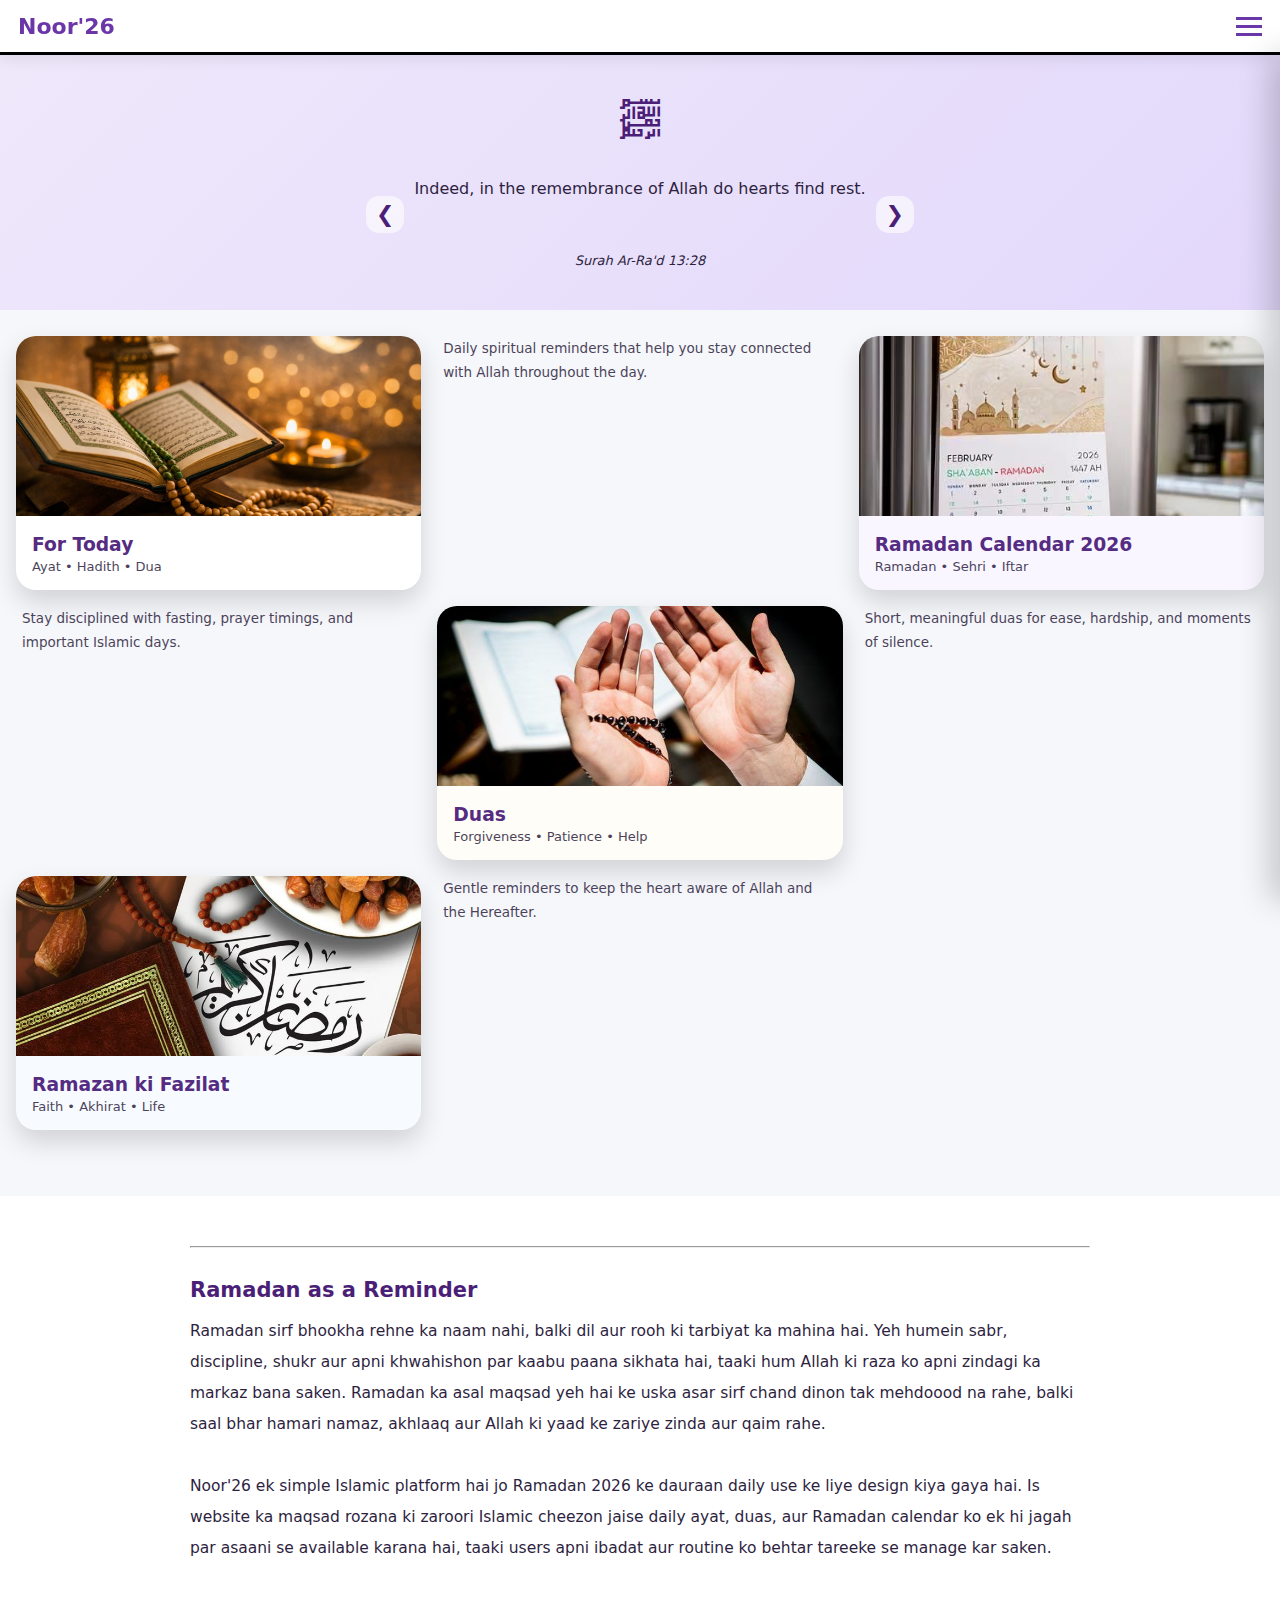
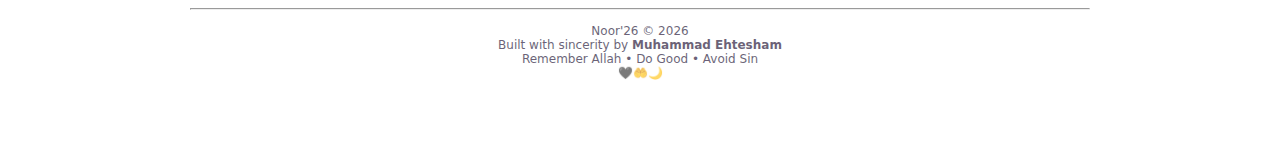
<file: index.html>
<!DOCTYPE html>
<html lang="en">

<head>
  <meta charset="UTF-8">
  <title>Noor'26</title>
  <meta name="viewport" content="width=device-width, initial-scale=1.0">
  <link rel="icon" href="assets/favicon.ico">
  <link rel="stylesheet" href="css/style.css">
</head>

<body>

  <!-- NAVBAR -->
  <nav class="navbar">
    <div class="logo">Noor'26</div>

    <div class="hamburger" onclick="toggleMenu()">
      <span></span><span></span><span></span>
    </div>

    <div class="dropdown-menu" id="dropdownMenu">
      <a href="#"> Home</a>
      <hr>
      <a href="today.html"> Daily Ayat • Hadith • Dua</a>
      <a href="calendar.html"> 2026 Ramadan Calendar</a>
      <a href="duas.html"> Some Important Duas</a>
      <a href="message.html"> Ramzan ki Fazilat</a>


    </div>
  </nav>

  <!-- HERO -->
  <section class="hero">
    <div class="bismillah">﷽</div>

    <div class="quote-box">
      <button class="q-btn left" onclick="prevQuote()">❮</button>

      <div class="quote-content">
        <p class="quote" id="autoQuote"></p>
        <span class="quote-ref" id="autoRef"></span>
      </div>

      <button class="q-btn right" onclick="nextQuote()">❯</button>
    </div>
  </section>


  <!-- BLOCKS ONLY -->
  <main class="container">

    <section class="cards">

      <div class="card style-a play-sound" onclick="goToday()">
        <img src="assets/cards/today.jpg">
        <h3>For Today</h3>
        <p>Ayat • Hadith • Dua</p>
      </div>
      <div class="card-info">
        Daily spiritual reminders that help you stay connected with Allah throughout the day.
      </div>

      <div class="card style-b play-sound" onclick="goCalendar()">
        <img src="assets/cards/calendar.jpg">
        <h3>Ramadan Calendar 2026</h3>
        <p>Ramadan • Sehri • Iftar</p>
      </div>
      <div class="card-info">
        Stay disciplined with fasting, prayer timings, and important Islamic days.
      </div>

      <div class="card style-c play-sound" onclick="goDuas()">
        <img src="assets/cards/duas.jpg">
        <h3>Duas</h3>
        <p>Forgiveness • Patience • Help</p>
      </div>
      <div class="card-info">
        Short, meaningful duas for ease, hardship, and moments of silence.
      </div>

      <div class="card style-d play-sound" onclick="goMessage()">
        <img src="assets/cards/fazilat.jpg">
        <h3>Ramazan ki Fazilat</h3>
        <p>Faith • Akhirat • Life</p>
      </div>
      <div class="card-info">
        Gentle reminders to keep the heart aware of Allah and the Hereafter.
      </div>

    </section>
  </main>

  <!-- 🔥 FULL PAGE ARTICLE (NOT A BLOCK) -->
  <section class="islamic-article">
    <div class="article-inner">
      <hr>


      <h2>Ramadan as a Reminder</h2>
      <p>
        Ramadan sirf bhookha rehne ka naam nahi, balki dil aur rooh ki tarbiyat ka mahina hai.
        Yeh humein sabr, discipline, shukr aur apni khwahishon par kaabu paana sikhata hai,
        taaki hum Allah ki raza ko apni zindagi ka markaz bana saken. Ramadan ka asal maqsad yeh
        hai ke uska asar sirf chand dinon tak mehdoood na rahe, balki saal bhar hamari namaz, akhlaaq
        aur Allah ki yaad ke zariye zinda aur qaim rahe.
        <br><br>
        Noor'26 ek simple Islamic platform hai jo Ramadan 2026 ke dauraan daily use ke liye design
        kiya gaya hai. Is website ka maqsad rozana ki zaroori Islamic cheezon jaise daily
        ayat, duas, aur Ramadan calendar ko ek hi jagah par asaani se available karana hai,
        taaki users apni ibadat aur routine ko behtar tareeke se manage kar saken.
        <hr>


        <!-- FOOTER -->
      <footer class="footer">
        Noor'26 © 2026 <br>
        Built with sincerity by <strong>Muhammad Ehtesham</strong> <br>
        Remember Allah • Do Good • Avoid Sin <br>
        🖤🤲🌙
      </footer>

      <script src="js/home.js"></script>
</body>

</html>
</file>
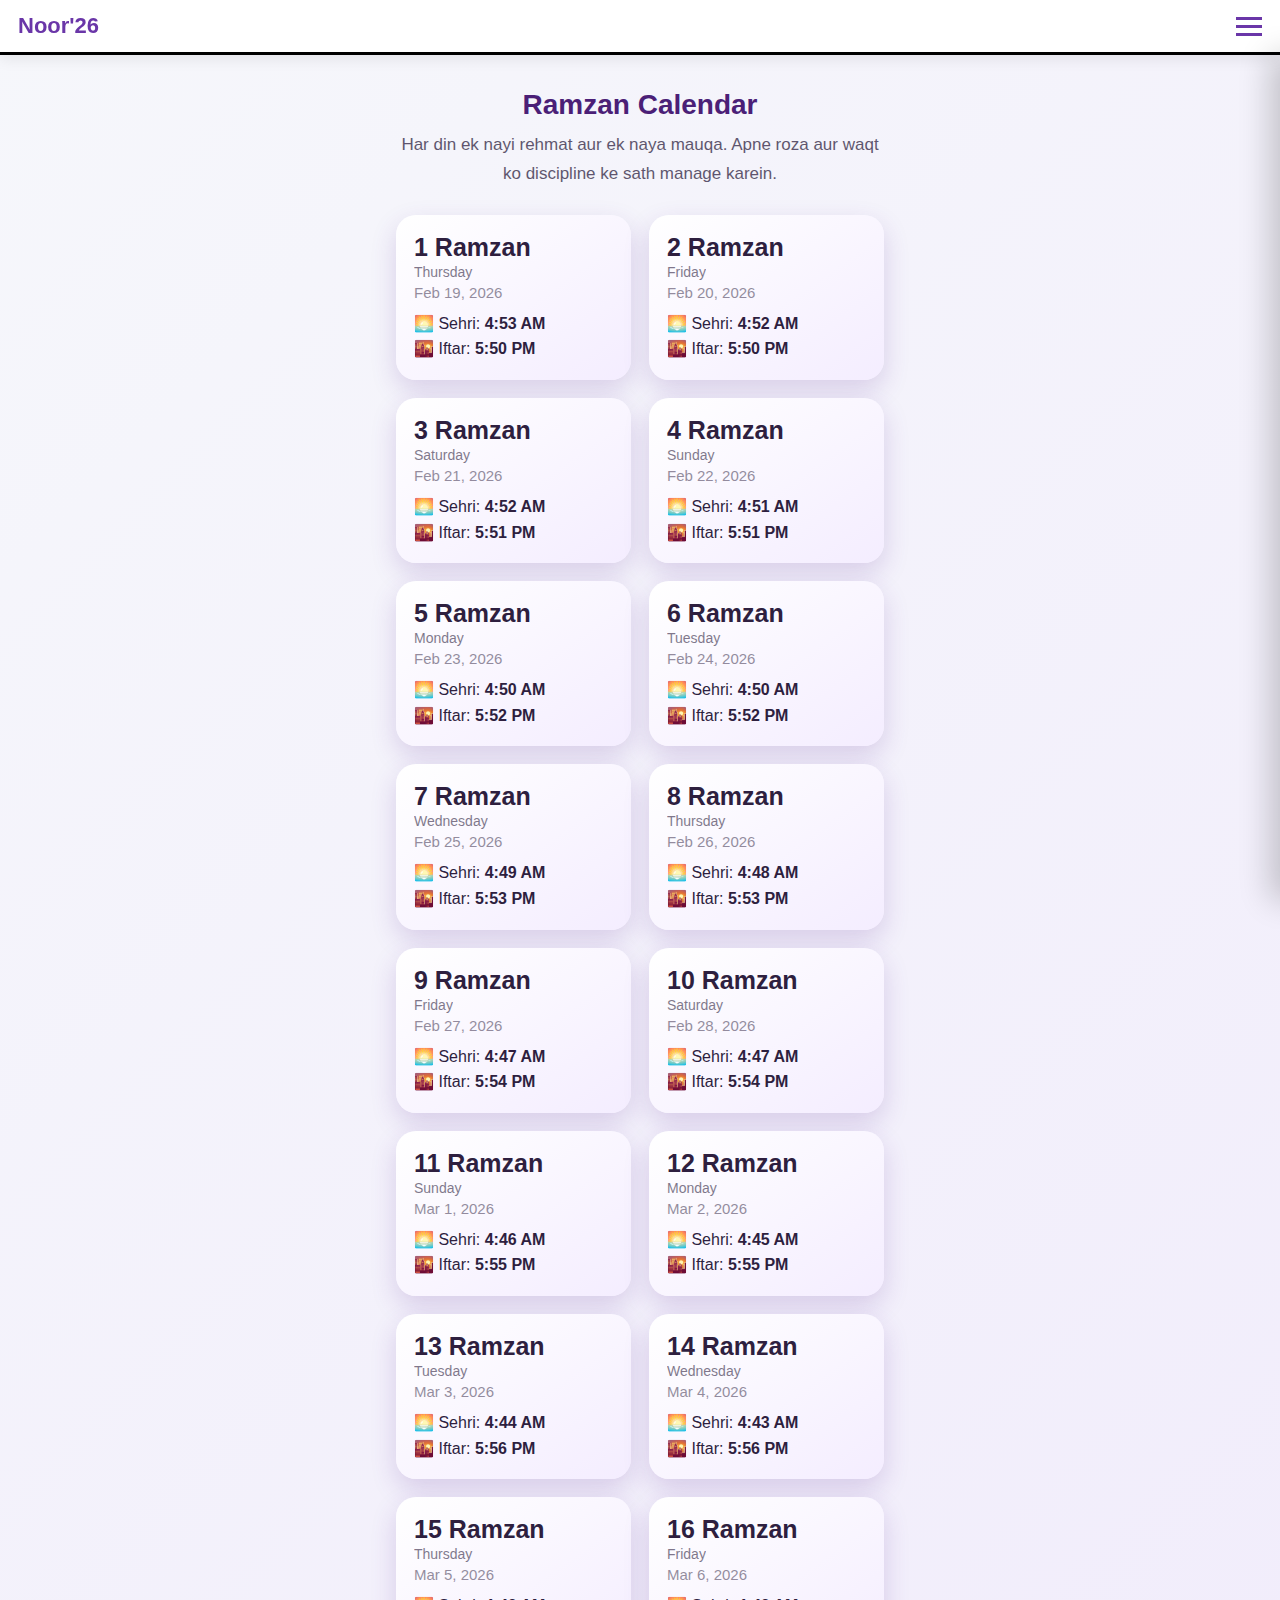
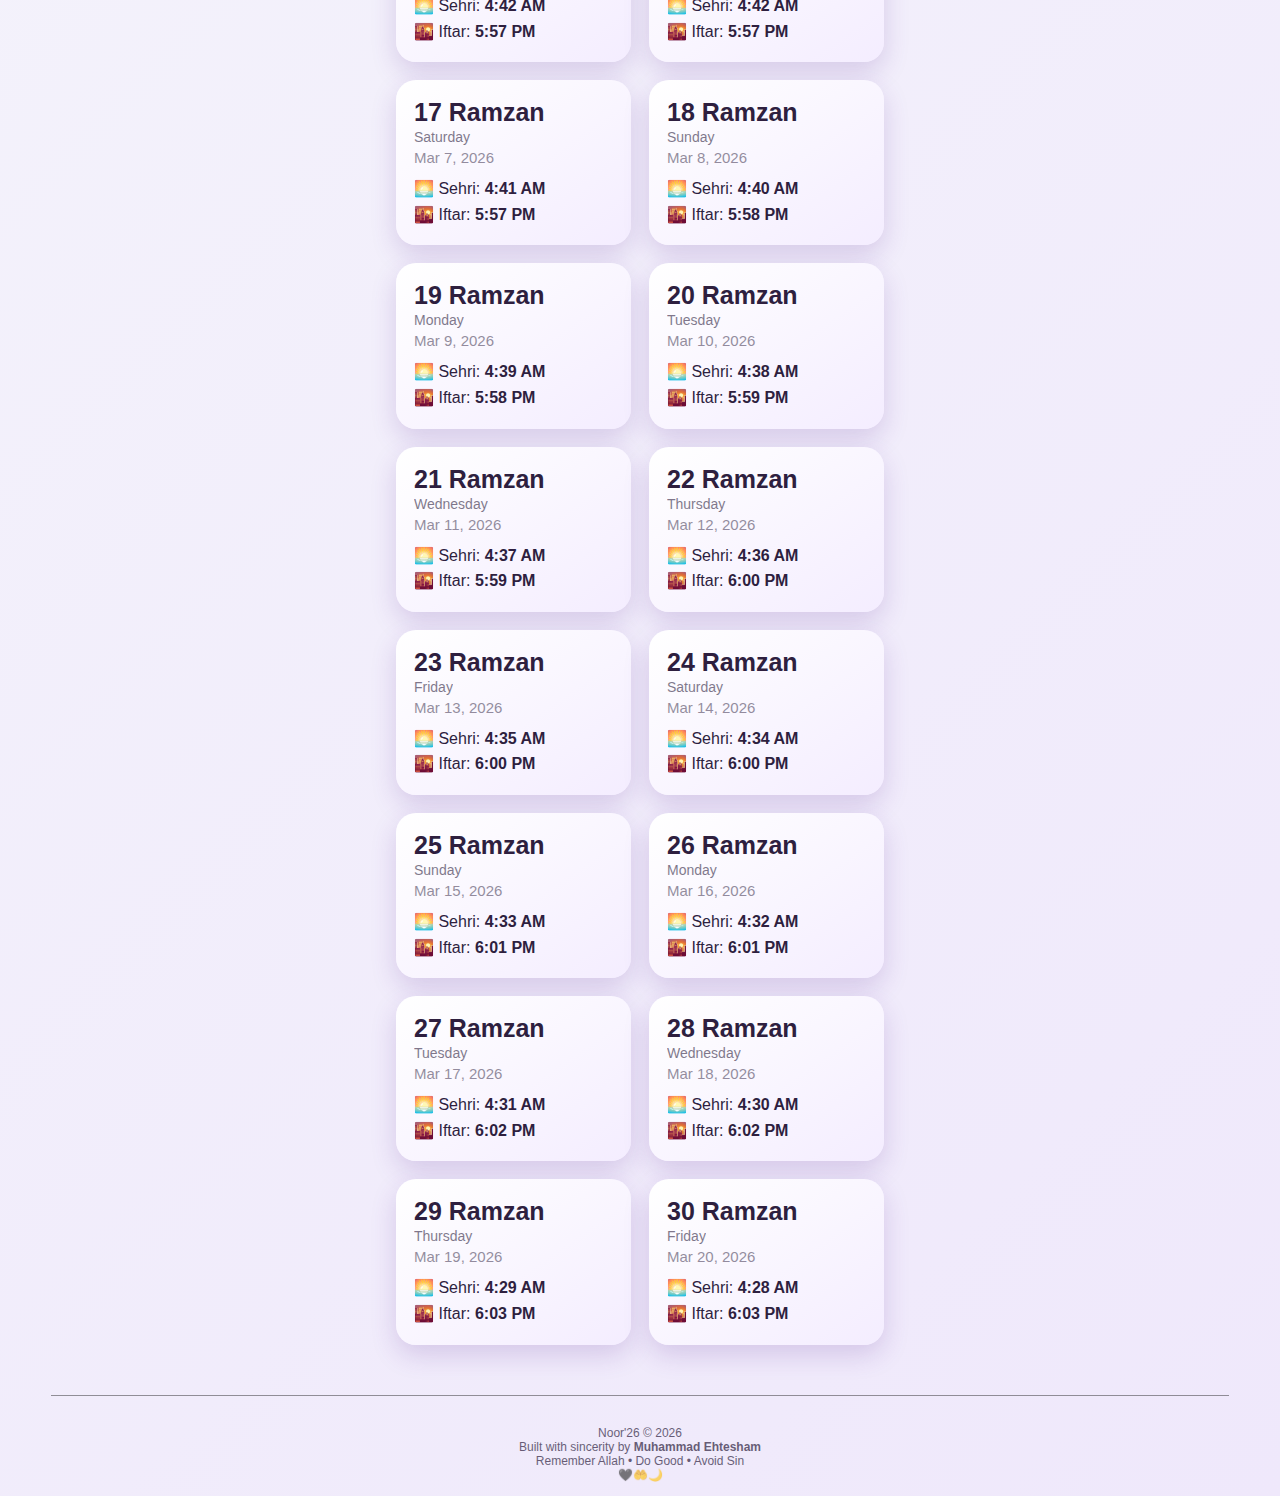
<file: calendar.html>
<!DOCTYPE html>
<html lang="en">
<head>
  <meta charset="UTF-8">
  <title>Ramzan Calendar | Noor'26</title>
  <meta name="viewport" content="width=device-width, initial-scale=1.0">
  <link rel="icon" href="assets/favicon.ico">
  <link rel="stylesheet" href="css/calendar.css">
</head>

<body>

<!-- ===== NAVBAR ===== -->
<nav class="navbar">
  <div class="logo">Noor'26</div>

  <div class="hamburger" onclick="toggleMenu()">
    <span></span><span></span><span></span>
  </div>

  <div class="dropdown-menu" id="dropdownMenu">
    <a href="index.html">Home</a>
    <hr>
    <a href="today.html">For Today</a>
    <a href="duas.html">Duas</a>
    <a href="message.html">Reminders</a>
  </div>
</nav>

<!-- ===== PAGE ===== -->
<section class="calendar-wrapper">

<h1>Ramzan Calendar</h1>
<p class="calendar-intro">
Har din ek nayi rehmat aur ek naya mauqa.  
Apne roza aur waqt ko discipline ke sath manage karein.
</p>

<div class="calendar-grid" id="calendarGrid"></div>

</section>

<hr class="zoya">

   <footer class="footer">
        Noor'26 © 2026 <br>
        Built with sincerity by <strong>Muhammad Ehtesham</strong> <br>
        Remember Allah • Do Good • Avoid Sin <br>
        🖤🤲🌙
      </footer>

<script src="js/calendar.js"></script>
</body>
</html>
</file>
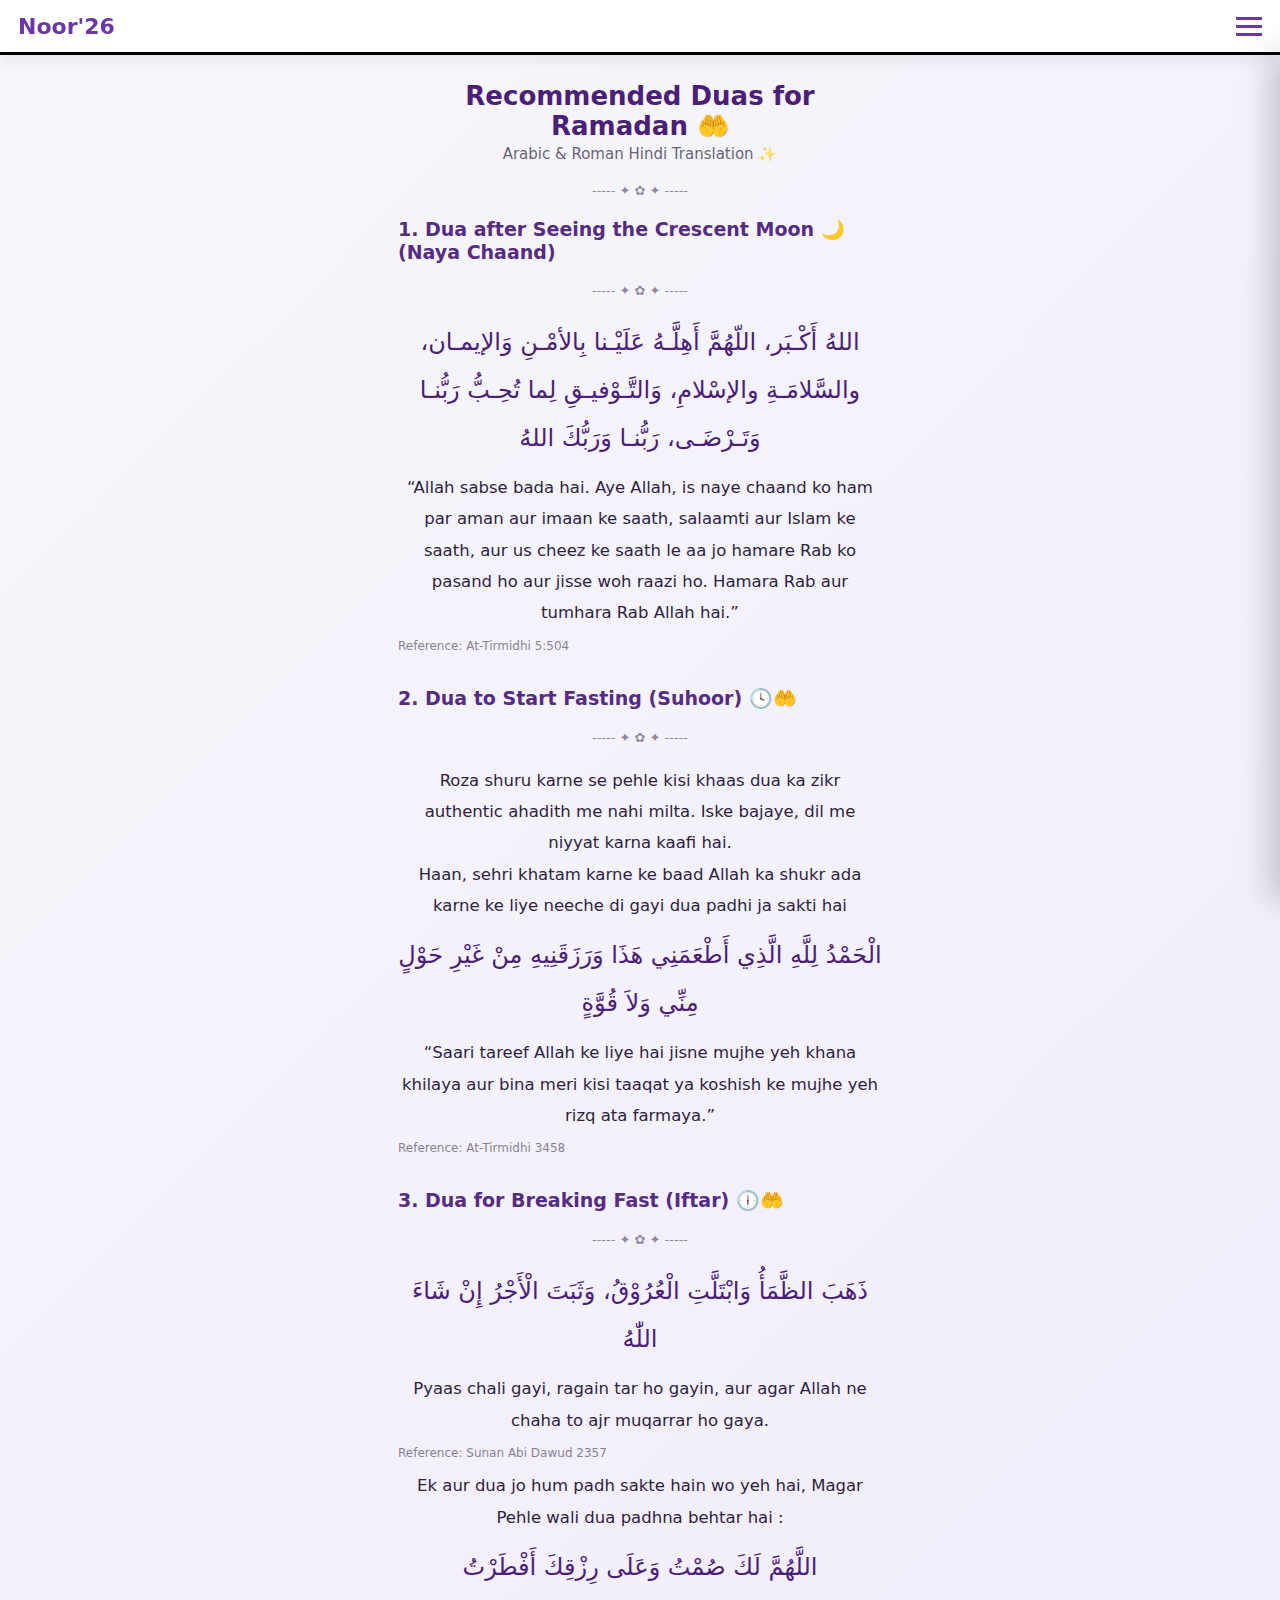
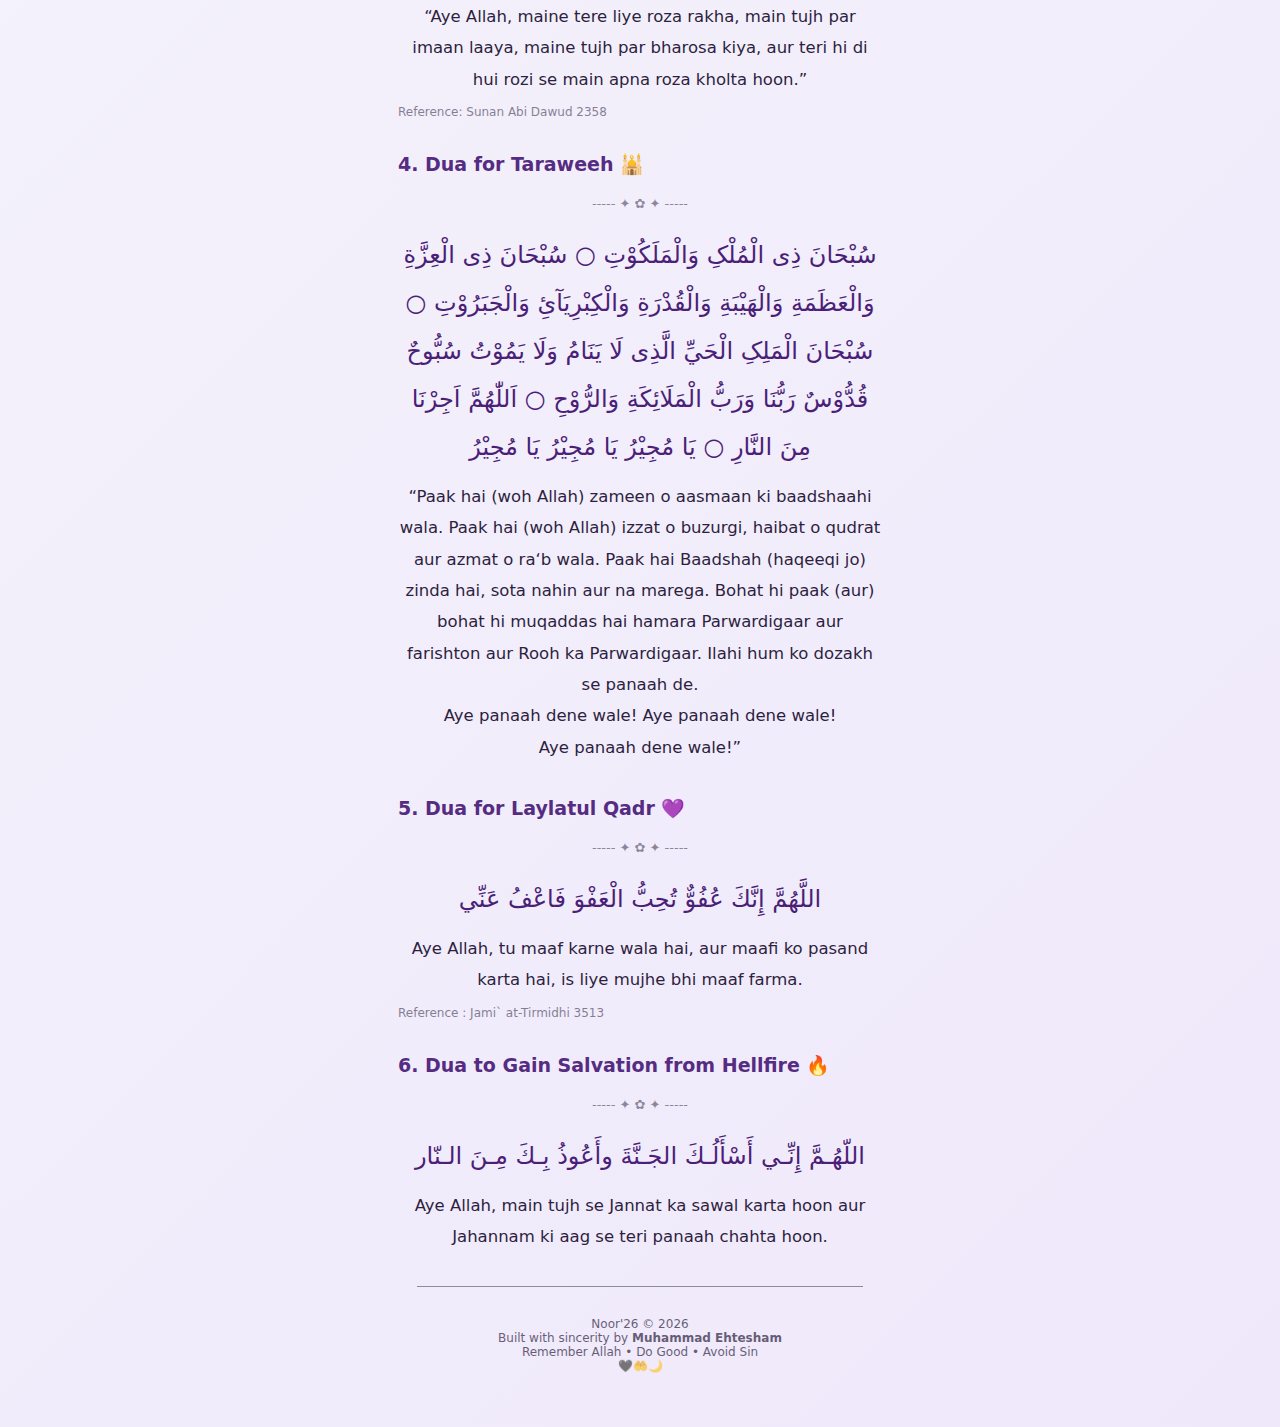
<file: duas.html>
<!DOCTYPE html>
<html lang="en">
<head>
  <meta charset="UTF-8">
  <title>Important Ramadan Duas</title>
  <meta name="viewport" content="width=device-width, initial-scale=1.0">
  <link rel="stylesheet" href="css/duas.css">
</head>
<body>
<nav class="navbar">
  <div class="logo">Noor'26</div>

  <div class="hamburger play-sound" onclick="toggleMenu()">
    <span></span><span></span><span></span>
  </div>

  <div class="dropdown-menu" id="dropdownMenu">
    <a class="play-sound" href="index.html">Home</a>
    <hr>
    <a class="play-sound" href="today.html">For Today</a>
    <a class="play-sound" href="calendar.html">Calendar</a>
    <a class="play-sound" href="message.html">Reminders</a>
  </div>
</nav>

<div class="page">

<header>
  <div class="title"> Recommended Duas for Ramadan 🤲 </div>
  <div class="sub">Arabic & Roman Hindi Translation ✨</div>
</header>

<div class="divider">----- ✦ ✿ ✦ -----</div>

<div class="content">

<!-- 1 -->
<div class="dua-card">
<h3>1. Dua after Seeing the Crescent Moon 🌙 (Naya Chaand)</h3>
      <div class="divider">----- ✦ ✿ ✦ -----</div>

<p class="dua-ar">

اللهُ أَكْـبَر، اللّهُمَّ أَهِلَّـهُ عَلَيْـنا بِالأمْـنِ وَالإيمـان، والسَّلامَـةِ والإسْلامِ، وَالتَّـوْفيـقِ لِما تُحِـبُّ رَبُّنـا وَتَـرْضَـى، رَبُّنـا وَرَبُّكَ اللهُ

</p>

<p class="dua-meaning">

“Allah sabse bada hai.
Aye Allah, is naye chaand ko ham par aman aur imaan ke saath,
salaamti aur Islam ke saath,
aur us cheez ke saath le aa jo hamare Rab ko pasand ho
aur jisse woh raazi ho.
Hamara Rab aur tumhara Rab Allah hai.”

</p>

<p class="dua-ref">
Reference: At-Tirmidhi 5:504
</p>
</div>

<!-- 2 -->
<div class="dua-card">
<h3>2. Dua to Start Fasting (Suhoor) 🕓🤲 </h3>
      <div class="divider">----- ✦ ✿ ✦ -----</div>

<p class="dua-meaning">
Roza shuru karne se pehle kisi khaas dua ka zikr authentic ahadith me nahi milta.
Iske bajaye, dil me niyyat karna kaafi hai. <br>
Haan, sehri khatam karne ke baad Allah ka shukr ada karne ke liye neeche di gayi dua padhi ja sakti hai
</p>
<p class="dua-ar">

  الْحَمْدُ لِلَّهِ الَّذِي أَطْعَمَنِي هَذَا وَرَزَقَنِيهِ مِنْ غَيْرِ حَوْلٍ مِنِّي وَلاَ قُوَّةٍ


</p>

<p class="dua-meaning">
“Saari tareef Allah ke liye hai
jisne mujhe yeh khana khilaya
aur bina meri kisi taaqat
ya koshish ke mujhe yeh rizq ata farmaya.”
</p>

<p class="dua-ref">
Reference: At-Tirmidhi 3458
</p>

</div>


<!-- 3 -->
<div class="dua-card">
<h3>3. Dua for Breaking Fast (Iftar) 🕕🤲 </h3>
      <div class="divider">----- ✦ ✿ ✦ -----</div>

<p class="dua-ar">
ذَهَبَ الظَّمَأُ وَابْتَلَّتِ الْعُرُوْقُ، وَثَبَتَ الْأَجْرُ إِنْ شَاءَ اللّٰهُ
</p>

<p class="dua-meaning">
Pyaas chali gayi, ragain tar ho gayin,
aur agar Allah ne chaha to ajr muqarrar ho gaya.
</p>

<p class="dua-ref">
Reference: Sunan Abi Dawud 2357

</p>

<p class="dua-meaning">
Ek aur dua jo hum padh sakte hain wo yeh hai, Magar Pehle wali dua padhna behtar hai :
</p>

<p class="dua-ar">

اللَّهُمَّ لَكَ صُمْتُ وَعَلَى رِزْقِكَ أَفْطَرْتُ 


</p>

<p class="dua-meaning">
“Aye Allah, maine tere liye roza rakha,
main tujh par imaan laaya,
maine tujh par bharosa kiya,
aur teri hi di hui rozi se
main apna roza kholta hoon.”
</p>

<p class="dua-ref">
Reference: Sunan Abi Dawud 2358

</p>

</div>

<!-- 4 -->
<div class="dua-card">
<h3>4. Dua for Taraweeh 🕌 </h3>
      <div class="divider">----- ✦ ✿ ✦ -----</div>

<p class="dua-ar">

سُبْحَانَ ذِی الْمُلْکِ وَالْمَلَکُوْتِ ○
سُبْحَانَ ذِی الْعِزَّةِ وَالْعَظَمَةِ وَالْهَيْبَةِ
وَالْقُدْرَةِ وَالْکِبْرِيَآئِ وَالْجَبَرُوْتِ ○
سُبْحَانَ الْمَلِکِ الْحَيِّ الَّذِی لَا يَنَامُ
وَلَا يَمُوْتُ 
سُبُّوحٌ قُدُّوْسٌ رَبُّنَا وَرَبُّ
الْمَلَائِکَةِ وَالرُّوْحِ ○
اَللّٰهُمَّ اَجِرْنَا مِنَ النَّارِ ○ 
يَا مُجِيْرُ يَا مُجِيْرُ يَا مُجِيْرُ 

</p>

<p class="dua-meaning">
“Paak hai (woh Allah) zameen o aasmaan ki baadshaahi wala.
Paak hai (woh Allah) izzat o buzurgi, haibat o qudrat aur azmat o ra‘b wala.
Paak hai Baadshah (haqeeqi jo) zinda hai, sota nahin aur na marega.
Bohat hi paak (aur) bohat hi muqaddas hai hamara Parwardigaar aur farishton aur Rooh ka Parwardigaar.
Ilahi hum ko dozakh se panaah de. <br>
Aye panaah dene wale!
Aye panaah dene wale!<br>
Aye panaah dene wale!”
</p>

<p class="dua-ref">

</p>


</div>


<!-- 5 -->
<div class="dua-card">
<h3>5. Dua for Laylatul Qadr 💜</h3>
      <div class="divider">----- ✦ ✿ ✦ -----</div>

<p class="dua-ar">

اللَّهُمَّ إِنَّكَ عُفُوٌّ تُحِبُّ الْعَفْوَ فَاعْفُ عَنِّي

</p>

<p class="dua-meaning">
Aye Allah, tu maaf karne wala hai,
aur maafi ko pasand karta hai,
is liye mujhe bhi maaf farma.
</p>

<p class="dua-ref">
Reference : Jami` at-Tirmidhi 3513 
</p>
</div>

<!-- 6 -->
<div class="dua-card">
<h3>6. Dua to Gain Salvation from Hellfire 🔥</h3>
      <div class="divider">----- ✦ ✿ ✦ -----</div>

<p class="dua-ar">
اللّهُـمَّ إِنِّـي أَسْأَلُـكَ الجَـنَّةَ وأَعُوذُ بِـكَ مِـنَ الـنّار
</p>

<p class="dua-meaning">
Aye Allah, main tujh se Jannat ka sawal karta hoon
aur Jahannam ki aag se teri panaah chahta hoon.
</p>

<p class="dua-ref">
</p>
</div>

<hr class="zoya">

   <footer class="footer">
        Noor'26 © 2026 <br>
        Built with sincerity by <strong>Muhammad Ehtesham</strong> <br>
        Remember Allah • Do Good • Avoid Sin <br>
        🖤🤲🌙
      </footer>

<script src="js/duas.js"></script>
</body>
</html>
</file>
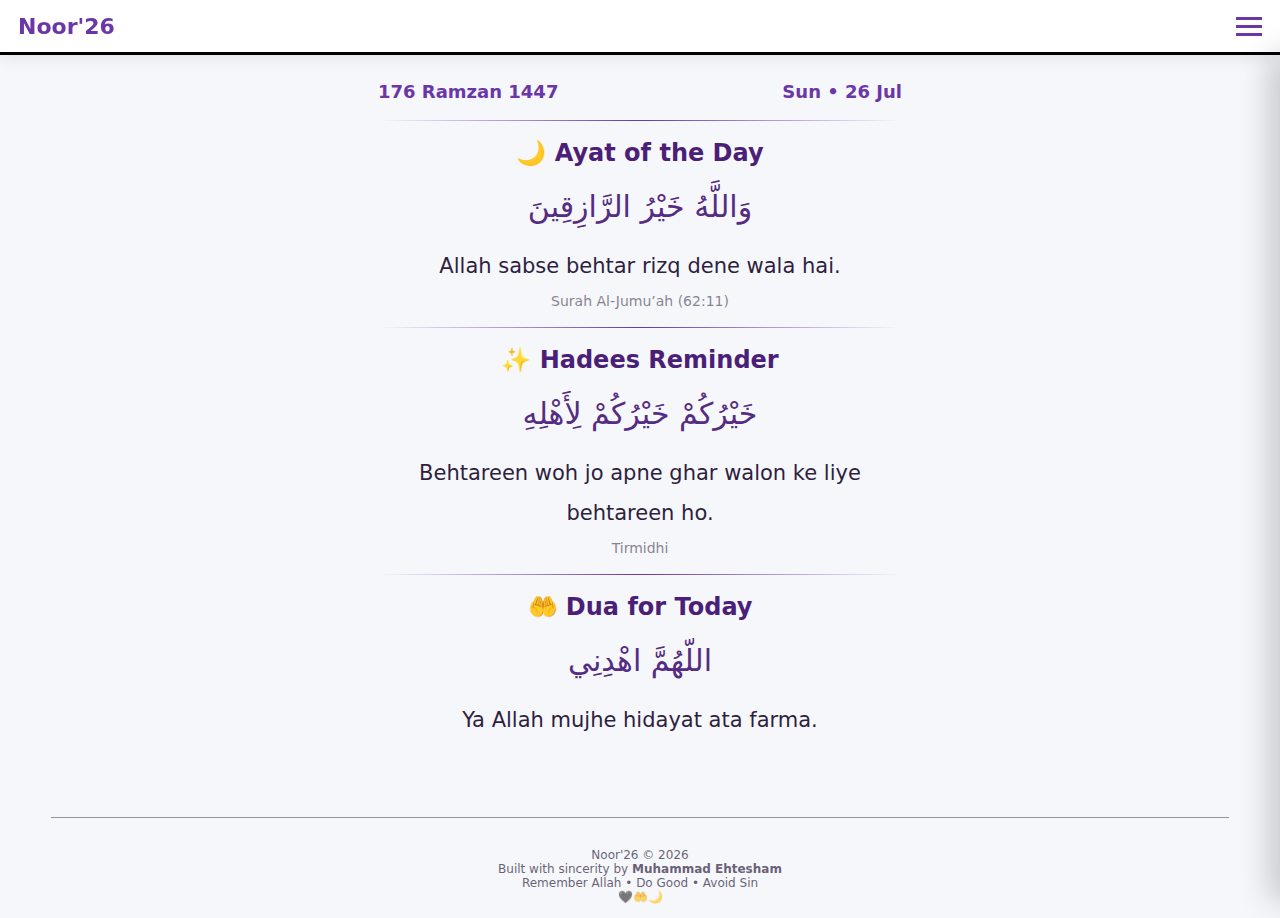
<file: today.html>
<!DOCTYPE html>
<html lang="en">
<head>
  <meta charset="UTF-8">
  <title>For Today | Noor'26</title>
  <meta name="viewport" content="width=device-width, initial-scale=1.0">
  <link rel="stylesheet" href="css/today.css">
</head>

<body>

<nav class="navbar">
  <div class="logo">Noor'26</div>

  <div class="hamburger play-sound" onclick="toggleMenu()">
    <span></span><span></span><span></span>
  </div>

  <div class="dropdown-menu" id="dropdownMenu">
    <a class="play-sound" href="index.html">Home</a>
    <a class="play-sound" href="calendar.html">Calendar</a>
    <a class="play-sound" href="duas.html">Duas</a>
    <a class="play-sound" href="message.html">Reminders</a>
  </div>
</nav>

<section class="today-wrapper">

  <div class="date-row">
    <div id="ramzanDate"></div>
    <div id="engDate"></div>
  </div>

  <hr class="divider">

  <div class="section">
    <h3>🌙 Ayat of the Day</h3>
    <p class="arabic" id="ayatArabic"></p>
    <p class="meaning" id="ayatText"></p>
    <div class="ref" id="ayatRef"></div>
  </div>

  <hr class="divider">

  <div class="section">
    <h3>✨ Hadees Reminder</h3>
    <p class="arabic" id="hadeesArabic"></p>
    <p class="meaning" id="hadeesText"></p>
    <div class="ref" id="hadeesRef"></div>
  </div>

  <hr class="divider">

  <div class="section">
    <h3>🤲 Dua for Today</h3>
    <p class="arabic" id="duaArabic"></p>
    <p class="meaning" id="duaText"></p>
  </div>

</section>

<hr class="zoya">


  <footer class="footer">
        Noor'26 © 2026 <br>
        Built with sincerity by <strong>Muhammad Ehtesham</strong> <br>
        Remember Allah • Do Good • Avoid Sin <br>
        🖤🤲🌙
      </footer>

<script src="js/today.js"></script>
</body>
</html>
</file>
<file: css/calendar.css>
*{
  margin:0;
  padding:0;
  box-sizing:border-box;
  font-family:"Segoe UI",sans-serif;
}

body{
  background:linear-gradient(135deg,#f6f7fb,#efe8fb);
  color:#2e1f3f;
}

/* ===== NAVBAR ===== */
.navbar{
  position:sticky;
  height: 55px;
  top:0;
  background:#ffffff;
  display:flex;
  justify-content:space-between;
  align-items:center;
  padding:14px 18px;
  box-shadow:0 4px 14px rgba(0,0,0,.08);
  z-index:1000;
  border-bottom: #000000 solid ;
}


.logo{
  font-size:22px;
  font-weight:800;
  color:#6a36a8;
}
/* ===== HAMBURGER ===== */
.hamburger{
  display:flex;
  flex-direction:column;
  gap:5px;
  cursor:pointer;
}

.hamburger span{
  width:26px;
  height:3px;
  background:#6a36a8;
  transition:.35s ease;
}

.hamburger.active span:nth-child(1){
  transform:translateY(8px) rotate(45deg);
}
.hamburger.active span:nth-child(2){
  opacity:0;
}
.hamburger.active span:nth-child(3){
  transform:translateY(-8px) rotate(-45deg);
}

/* ===== SLIDE MENU ===== */
.dropdown-menu{
  position:fixed;
  top:55px;
  right:-70%;
  width:70%;
  height:calc(100vh - 55px);
  background:#fff;
  box-shadow:-10px 0 30px rgba(0,0,0,.2);
  transition:.4s ease;
  z-index:99;
}

.dropdown-menu.show{
  right:0;
}

.dropdown-menu a{
  display:block;
  padding:16px 24px;
  font-size:18px;
  font-weight:600;
  text-decoration:none;
  color:#4b1f77;
  border-bottom:1px solid rgba(0,0,0,.06);
}

body.menu-open{
  overflow:hidden;
}
/* ===== PAGE ===== */
.calendar-wrapper{
  max-width:520px;
  margin:auto;
  padding:34px 16px;
  text-align:center;
}

.calendar-wrapper h1{
  font-size:28px;
  color:#4b1f77;
  margin-bottom:10px;
}

.calendar-intro{
  font-size:17px;
  opacity:.75;
  margin-bottom:26px;
  line-height:1.7;
}

/* ===== GRID ===== */

.calendar-grid{
  display:grid;
  grid-template-columns:1fr 1fr;
  gap:18px;
  scroll-behavior:smooth;   /* ⭐ smooth auto scroll */
}


/* ===== CARD ===== */
.day-card{
  pointer-events: none;
  background:linear-gradient(145deg,#ffffff,#f4edff);
  border-radius:20px;
  padding:18px;
  box-shadow:0 10px 26px rgba(90,40,150,.18);
  text-align:left;
  transition:.25s ease;
}

.day-card:hover{
  transform:translateY(-6px);
}

/* TEXT STYLES */

.day-name{
  font-size:14px;        /* ⭐ slightly smaller */
  opacity:.6;
  margin-bottom:4px;
}

.ramzan-date{
  font-size:25px;        /* ⭐ primary focus */
  font-weight:700;
  color:inherit;
  margin-bottom:2px;
}

.eng-date{
  font-size:15px;        /* ⭐ secondary info */
  opacity:.5;
  margin-bottom:10px;
}

.times{
  font-size: 16px;      /* ⭐ cleaner balance */
  line-height:1.6;
}


/* TODAY CARD EXTRA EMPHASIS */
.today-card{
  background:linear-gradient(135deg,#6a36a8,#9b7bdf);
  color:white;               /* ⭐ MASTER SWITCH */
  transform:scale(1.03);
}


.today-card h3{ color:white; }
.today-card .day-name{ opacity:.85; }

/* MOBILE BREATHING SPACE */
@media(max-width:400px){
  .calendar-grid{
    gap:14px;
  }
}







.card-header{
  display:flex;
  justify-content:space-between;
  align-items:center;
}

/* SAME LOOK AS DAY TEXT */
.today-label{
  font-size:20px;     /* ⭐ SAME AS h3 */
  font-weight:600;
  color:inherit;      /* auto adjust for today card */
  opacity:1;
  text-decoration: underline;
}

.zoya{
  border:none;
  height:1px;
  background:#000000;   /* ⭐ soft grey */
  width:92%;            /* ⭐ left-right gap */
  margin:16px auto;     /* ⭐ center align */
  opacity: .4;
}


/* ===== FOOTER ===== */
.footer{
  text-align:center;
  padding:14px 10px;     /* ⭐ reduced padding */
  font-size:12px;
  opacity:.7;
  margin:0;              /* ⭐ safety */
}
</file>
<file: css/duas.css>
*{
  margin:0;
  padding:0;
  box-sizing:border-box;
  font-family:"Segoe UI",system-ui,sans-serif;
}

body{
  background:linear-gradient(135deg,#f6f7fb,#efe8fb);
  color:#2e1f3f;
}

/* ===== NAVBAR ===== */
.navbar{
  position:sticky;
  height: 55px;
  top:0;
  background:#ffffff;
  display:flex;
  justify-content:space-between;
  align-items:center;
  padding:14px 18px;
  box-shadow:0 4px 14px rgba(0,0,0,.08);
  z-index:1000;
  border-bottom: #000000 solid ;
}


.logo{
  font-size:22px;
  font-weight:800;
  color:#6a36a8;
}

/* ===== HAMBURGER ===== */
.hamburger{
  display:flex;
  flex-direction:column;
  gap:5px;
  cursor:pointer;
}

.hamburger span{
  width:26px;
  height:3px;
  background:#6a36a8;
  transition:.35s ease;
}

.hamburger.active span:nth-child(1){
  transform:translateY(8px) rotate(45deg);
}
.hamburger.active span:nth-child(2){
  opacity:0;
}
.hamburger.active span:nth-child(3){
  transform:translateY(-8px) rotate(-45deg);
}

/* ===== SLIDE MENU ===== */
.dropdown-menu{
  position:fixed;
  top:55px;
  right:-70%;
  width:70%;
  height:calc(100vh - 55px);
  background:#fff;
  box-shadow:-10px 0 30px rgba(0,0,0,.2);
  transition:.4s ease;
  z-index:99;
}

.dropdown-menu.show{
  right:0;
}

.dropdown-menu a{
  display:block;
  padding:16px 24px;
  font-size:18px;
  font-weight:600;
  text-decoration:none;
  color:#4b1f77;
  border-bottom:1px solid rgba(0,0,0,.06);
}

body.menu-open{
  overflow:hidden;
}


/* ===== PAGE WRAPPER ===== */
.page{
  max-width:520px;
  margin:auto;
  padding:26px 18px 40px;
}

/* Header */
header{
  text-align:center;
  margin-bottom:18px;
}

.title{
  font-size:26px;
  font-weight:800;
  color:#4b1f77;
}

.sub{
  font-size:15px;
  opacity:.7;
  margin-top:4px;
}

/* Divider */
.divider{
  text-align:center;
  margin:20px 0;
  font-size:13px;
  opacity:.5;
}

/* ===== DUA TEXT STYLE (NOT CARDS) ===== */

.dua-card{
  background:none;          /* ❌ card look removed */
  border:none;
  box-shadow:none;
  padding:0;
  margin-bottom:34px;
}

/* Heading */
.dua-card h3{
  font-size:19px;
  color:#552c82;
  margin-bottom:10px;
}

/* Arabic */
.dua-ar{
  font-size:24px;
  line-height:2;
  text-align:center;
  color:#4b1f77;
  margin:10px 0;
  direction:rtl;
}

/* Meaning */
.dua-meaning{
  font-size:16.5px;
  line-height:1.9;
  margin:10px 0;
  color:#2e1f3f;
  text-align: center;
}

/* Reference */
.dua-ref{
  font-size:12px;
  opacity:.55;
  margin-top:6px;
}


.zoya{
  border:none;
  height:1px;
  background:#000000;   /* ⭐ soft grey */
  width:92%;            /* ⭐ left-right gap */
  margin:16px auto;     /* ⭐ center align */
  opacity: .4;
}


/* ===== FOOTER ===== */
.footer{
  text-align:center;
  padding:14px 10px;     /* ⭐ reduced padding */
  font-size:12px;
  opacity:.7;
  margin:0;              /* ⭐ safety */
}
</file>
<file: css/today.css>
*{
  margin:0;
  padding:0;
  box-sizing:border-box;
  font-family:"Segoe UI",system-ui,sans-serif;
}

body{
  background:#f6f7fb;
  color:#2e1f3f;
}

/* ===== NAVBAR ===== */
.navbar{
  position:sticky;
  height: 55px;
  top:0;
  background:#ffffff;
  display:flex;
  justify-content:space-between;
  align-items:center;
  padding:14px 18px;
  box-shadow:0 4px 14px rgba(0,0,0,.08);
  z-index:1000;
  border-bottom: #000000 solid ;
}

.logo{
  font-size:22px;
  font-weight:800;
  color:#6a36a8;
}

/* ===== HAMBURGER ===== */
.hamburger{
  display:flex;
  flex-direction:column;
  gap:5px;
  cursor:pointer;
}

.hamburger span{
  width:26px;
  height:3px;
  background:#6a36a8;
  transition:.35s ease;
}

.hamburger.active span:nth-child(1){
  transform:translateY(8px) rotate(45deg);
}
.hamburger.active span:nth-child(2){
  opacity:0;
}
.hamburger.active span:nth-child(3){
  transform:translateY(-8px) rotate(-45deg);
}

/* ===== SLIDE MENU ===== */
.dropdown-menu{
  position:fixed;
  top:55px;
  right:-70%;
  width:70%;
  height:calc(100vh - 55px);
  background:#fff;
  box-shadow:-10px 0 30px rgba(0,0,0,.2);
  transition:.4s ease;
  z-index:99;
}

.dropdown-menu.show{
  right:0;
}

.dropdown-menu a{
  display:block;
  padding:16px 24px;
  font-size:18px;
  font-weight:600;
  text-decoration:none;
  color:#4b1f77;
  border-bottom:1px solid rgba(0,0,0,.06);
}

body.menu-open{
  overflow:hidden;
}

/* PAGE */
.today-wrapper{
  max-width:560px;
  margin:auto;
  padding:26px 18px 60px;
  text-align:center;
}

/* DATE ROW */
.date-row{
  display:flex;
  justify-content:space-between;
  font-size:18px;
  font-weight:700;
  color:#6a36a8;
}

/* DIVIDER */
.divider{
  border:none;
  height:1px;
  background:linear-gradient(to right,transparent,#6a36a8,transparent);
  margin:18px 0;
}

/* SECTIONS */
.section h3{
  font-size:24px;
  color:#4b1f77;
  margin-bottom:10px;
}

.arabic{
  font-size:30px;
  direction:rtl;
  color:#552c82;
  line-height:2;
  margin:10px 0;
}

.meaning{
  font-size:21px;
  line-height:1.9;
}

.ref{
  font-size:14px;
  opacity:.55;
  margin-top:6px;
}

.zoya{
  border:none;
  height:1px;
  background:#000000;   /* ⭐ soft grey */
  width:92%;            /* ⭐ left-right gap */
  margin:16px auto;     /* ⭐ center align */
  opacity: .4;
}


/* ===== FOOTER ===== */
.footer{
  text-align:center;
  padding:14px 10px;     /* ⭐ reduced padding */
  font-size:12px;
  opacity:.7;
  margin:0;              /* ⭐ safety */
}
</file>
<file: css/style.css>
/* ===== RESET ===== */
*{
  margin:0;
  padding:0;
  box-sizing:border-box;
  font-family:"Segoe UI",system-ui,sans-serif;
}

body{
  background:#f6f7fb;
  color:#2e1f3f;
}
/* ===== NAVBAR ===== */
.navbar{
  position:sticky;
  height: 55px;
  top:0;
  background:#ffffff;
  display:flex;
  justify-content:space-between;
  align-items:center;
  padding:14px 18px;
  box-shadow:0 4px 14px rgba(0,0,0,.08);
  z-index:1000;
  border-bottom: #000000 solid ;
}

.logo{
  font-size:22px;
  font-weight:800;
  color:#6a36a8;
}

/* ===== HAMBURGER ===== */
.hamburger{
  display:flex;
  flex-direction:column;
  gap:5px;
  cursor:pointer;
}

.hamburger span{
  width:26px;
  height:3px;
  background:#6a36a8;
  transition:.35s ease;
}

.hamburger.active span:nth-child(1){
  transform:translateY(8px) rotate(45deg);
}
.hamburger.active span:nth-child(2){
  opacity:0;
}
.hamburger.active span:nth-child(3){
  transform:translateY(-8px) rotate(-45deg);
}

/* ===== SLIDE MENU ===== */
.dropdown-menu{
  position:fixed;
  top:55px;
  right:-70%;
  width:70%;
  height:calc(100vh - 55px);
  background:#fff;
  box-shadow:-10px 0 30px rgba(0,0,0,.2);
  transition:.4s ease;
  z-index:99;
}

.dropdown-menu.show{
  right:0;
}

.dropdown-menu a{
  display:block;
  padding:16px 24px;
  font-size:18px;
  font-weight:600;
  text-decoration:none;
  color:#4b1f77;
  border-bottom:1px solid rgba(0,0,0,.06);
}

body.menu-open{
  overflow:hidden;
}


/* ===== HERO ===== */
.hero{
  text-align:center;
  padding:42px 16px;
  background:linear-gradient(135deg,#efe8fb,#e3d8fb);
}

.bismillah{
  font-size:40px;
  color:#4b1f77;
}

.quote{
  margin-top:10px;
  font-size:15px;
  line-height:1.7;
}

.author{
  margin-top:8px;
  display:block;
  font-size:13px;
  opacity:.75;
}

/* ===== MAIN CONTAINER ===== */
.container{
  padding:26px 16px;
}

/* ===== BLOCKS ===== */
.cards{
  display:grid;
  grid-template-columns:1fr;
  gap:16px;
}

.card{
  border-radius:20px;
  overflow:hidden;
  cursor:pointer;
  background:#ffffff;
  box-shadow:0 12px 26px rgba(0,0,0,.15);
  transition:.3s ease;
}

.card:hover{
  transform:translateY(-5px);
}

.card img{
  width:100%;
  height:180px;
  object-fit:cover;
}

.card h3{
  padding:14px 16px 4px;
  color:#552c82;
}

.card p{
  padding:0 16px 16px;
  font-size:13px;
  opacity:.85;
}

/* block color variations */
.style-a{background:#ffffff;}
.style-b{background:#f9f6ff;}
.style-c{background:#fffdf7;}
.style-d{background:#f7fbff;}

/* ===== BLOCK BRIEF LINE ===== */
.card-info{
  font-size:13.5px;
  line-height:1.8;
  opacity:.85;
  padding:0 6px 22px;
}

/* ===== FULL PAGE ISLAMIC ARTICLE ===== */
.islamic-article{
  background:#ffffff;
  margin-top:40px;
  padding:50px 18px;
}

.article-inner{
  max-width:900px;
  margin:auto;
}

/* headings */
.islamic-article h2{
  color:#4b1f77;
  font-size:21px;
  margin:30px 0 14px;
}

/* paragraphs */
.islamic-article p{
  font-size:15.5px;
  line-height:2;
  margin-bottom:22px;
  color:#2e1f3f;
  position:relative;
  padding-bottom:22px;
}

/* last paragraph me divider nahi */
.islamic-article p:last-child::after{
  display:none;
}


/* ===== RESPONSIVE ===== */
@media(min-width:700px){
  .cards{
    grid-template-columns:repeat(2,1fr);
  }
}

@media(min-width:1100px){
  .cards{
    grid-template-columns:repeat(3,1fr);
  }
}



/* AUTO CHANGING QUOTE */
.quote{
  margin-top:14px;
  font-size:16px;
  line-height:1.8;
  min-height:70px;
  transition:opacity .6s ease;
}

.quote-ref{
  display:block;
  margin-top:8px;
  font-size:13px;
  opacity:.75;
  font-style:italic;
  transition:opacity .6s ease;
}

.fade-out{opacity:0;}
.fade-in{opacity:1;}

/* QUOTE CONTAINER */
.quote-box{
  display:flex;
  align-items:center;
  justify-content:center;
  gap:10px;
  margin-top:18px;
}

/* QUOTE TEXT */
.quote{
  font-size:16px;
  line-height:1.8;
  min-height:70px;
  text-align:center;
  transition:opacity .6s ease, transform .6s ease;
}

.quote-ref{
  display:block;
  margin-top:8px;
  font-size:13px;
  opacity:.75;
  font-style:oblique;
  transition:opacity .6s ease;
}

/* BUTTONS */
.q-btn{
  background:rgba(255,255,255,.6);
  border:none;
  font-size:22px;
  padding:6px 10px;
  border-radius:13px;
  cursor:pointer;
  color:#4b1f77;
  transition:.25s ease;
}

.q-btn:hover{
  background:#fff;
  transform:scale(1.1);
}

/* ANIMATION STATES */
.fade-out{
  opacity:0;
  transform:translateY(10px);
}

.fade-in{
  opacity:1;
  transform:translateY(0);
}




.zoya{
  border:none;
  height:1px;
  background:#000000;   /* ⭐ soft grey */
  width:92%;            /* ⭐ left-right gap */
  margin:16px auto;     /* ⭐ center align */
  opacity: .4;
}


/* ===== FOOTER ===== */
.footer{
  text-align:center;
  padding:14px 10px;     /* ⭐ reduced padding */
  font-size:12px;
  opacity:.7;
  margin:0;              /* ⭐ safety */
}
</file>
